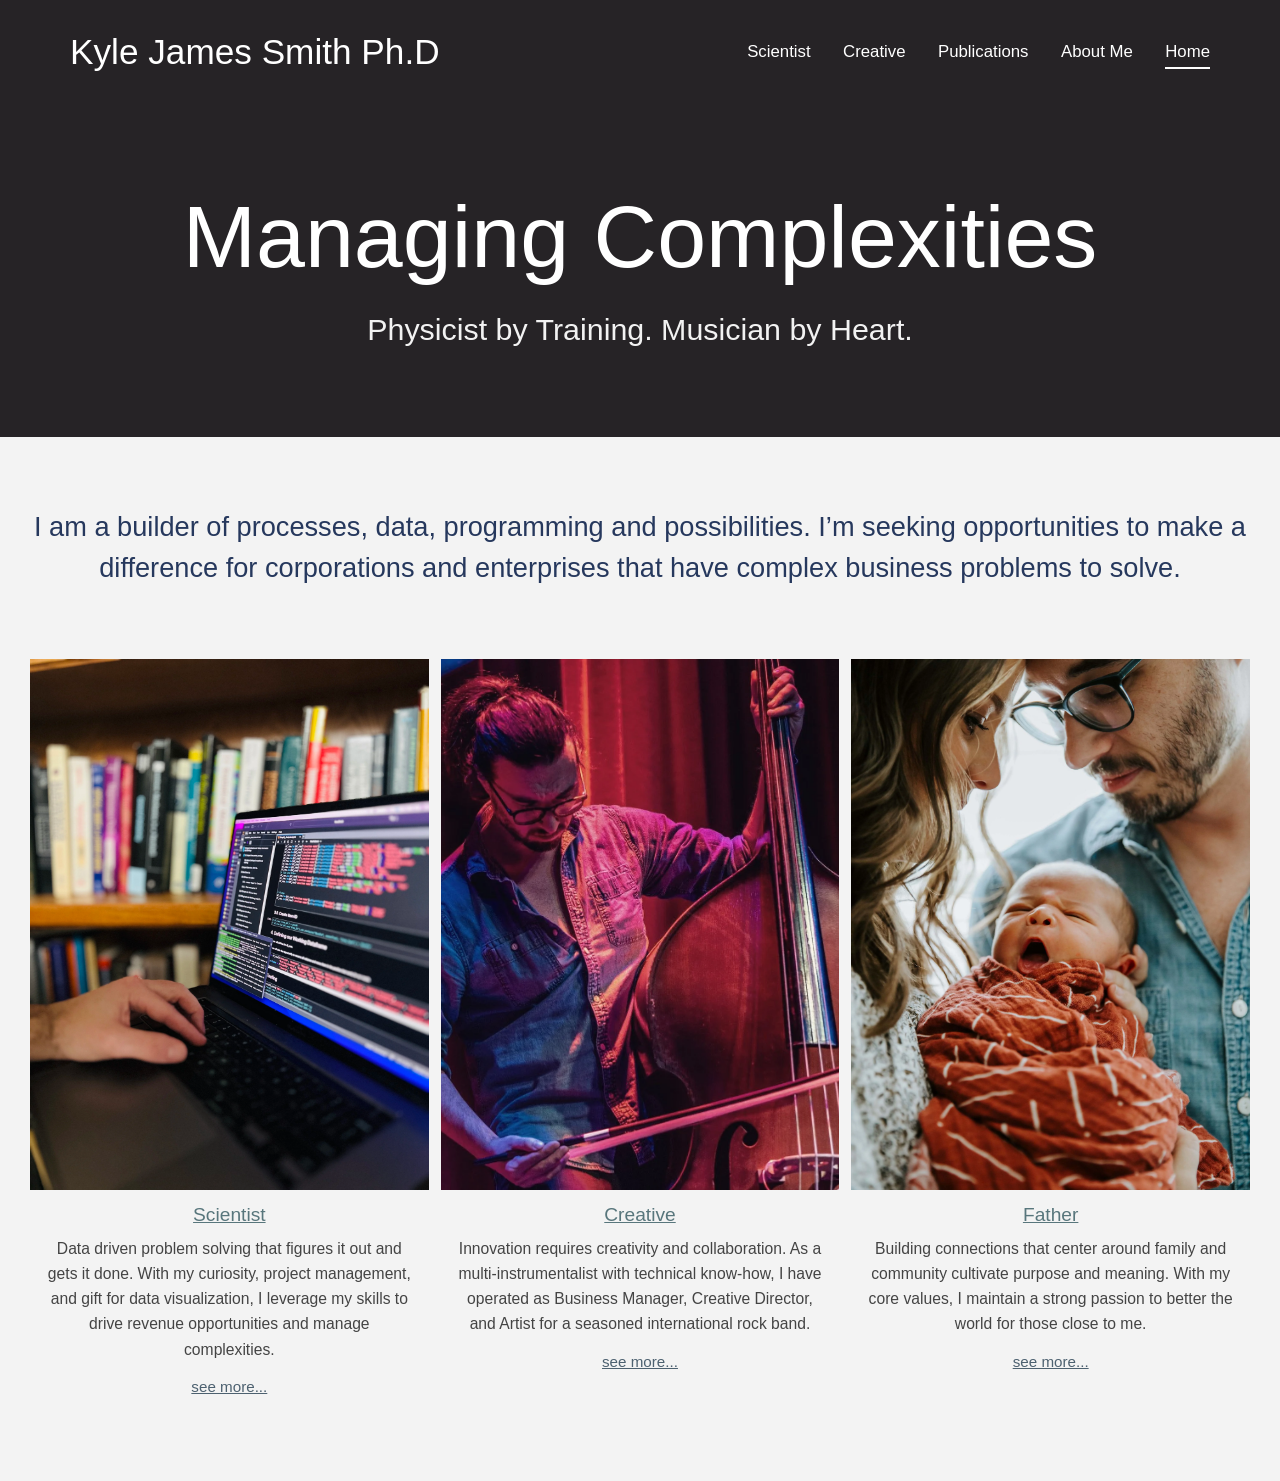
<file: index.html>
<!DOCTYPE html>
<html>

<head>
    <title>Kyle James Smith</title>
    <link rel="stylesheet" href="styles.css">
</head>

<body>

    <header class="top-bar">
        <div class="top-bar-inner">
            <div class="site-name">Kyle James Smith Ph.D</div>

            <nav class="site-nav">
                <a href="scientist.html">Scientist</a>
                <a href="creative.html">Creative</a>
                <a href="publications.html">Publications</a>
                <a href="about.html">About Me</a>
                <a href="index.html" class="active">Home</a>
            </nav>
        </div>
    </header>

    <section class="hero">
        <div class="hero-inner">
            <h1>Managing Complexities</h1>
            <p class="hero-subtitle">Physicist by Training. Musician by Heart.</p>
        </div>
    </section>

    <section class="intro">
        <div class="intro-inner">
            <p>
                I am a builder of processes, data, programming and possibilities. I’m
                seeking opportunities to make a difference for corporations and
                enterprises that have complex business problems to solve.
            </p>
        </div>
    </section>

    <section class="feature-grid">
        <div class="feature-card">
            <div class="feature-image-wrap">
                <img src="images/Scientist_image.webp" alt="Scientist" class="feature-image">
            </div>
            <h2><a href="scientist.html">Scientist</a></h2>
            <p>
                Data driven problem solving that figures it out and gets it done. With my curiosity,
                project management, and gift for data visualization, I leverage my skills to drive
                revenue opportunities and manage complexities.
            </p>
            <p><a href="scientist.html" class="see-more">see more...</a></p>
        </div>

        <div class="feature-card">
            <div class="feature-image-wrap">
                <img src="images/Creative_image.webp" alt="Creative" class="feature-image">
            </div>
            <h2><a href="creative.html">Creative</a></h2>
            <p>
                Innovation requires creativity and collaboration. As a multi-instrumentalist with
                technical know-how, I have operated as Business Manager, Creative Director, and Artist
                for a seasoned international rock band.
            </p>
            <p><a href="creative.html" class="see-more">see more...</a></p>
        </div>

        <div class="feature-card">
            <div class="feature-image-wrap">
                <img src="images/Father_image.webp" alt="Father" class="feature-image">
            </div>
            <h2><a href="about.html">Father</a></h2>
            <p>
                Building connections that center around family and community cultivate purpose and
                meaning. With my core values, I maintain a strong passion to better the world for those
                close to me.
            </p>
            <p><a href="about.html" class="see-more">see more...</a></p>
        </div>
    </section>

</body>

</html>
</file>
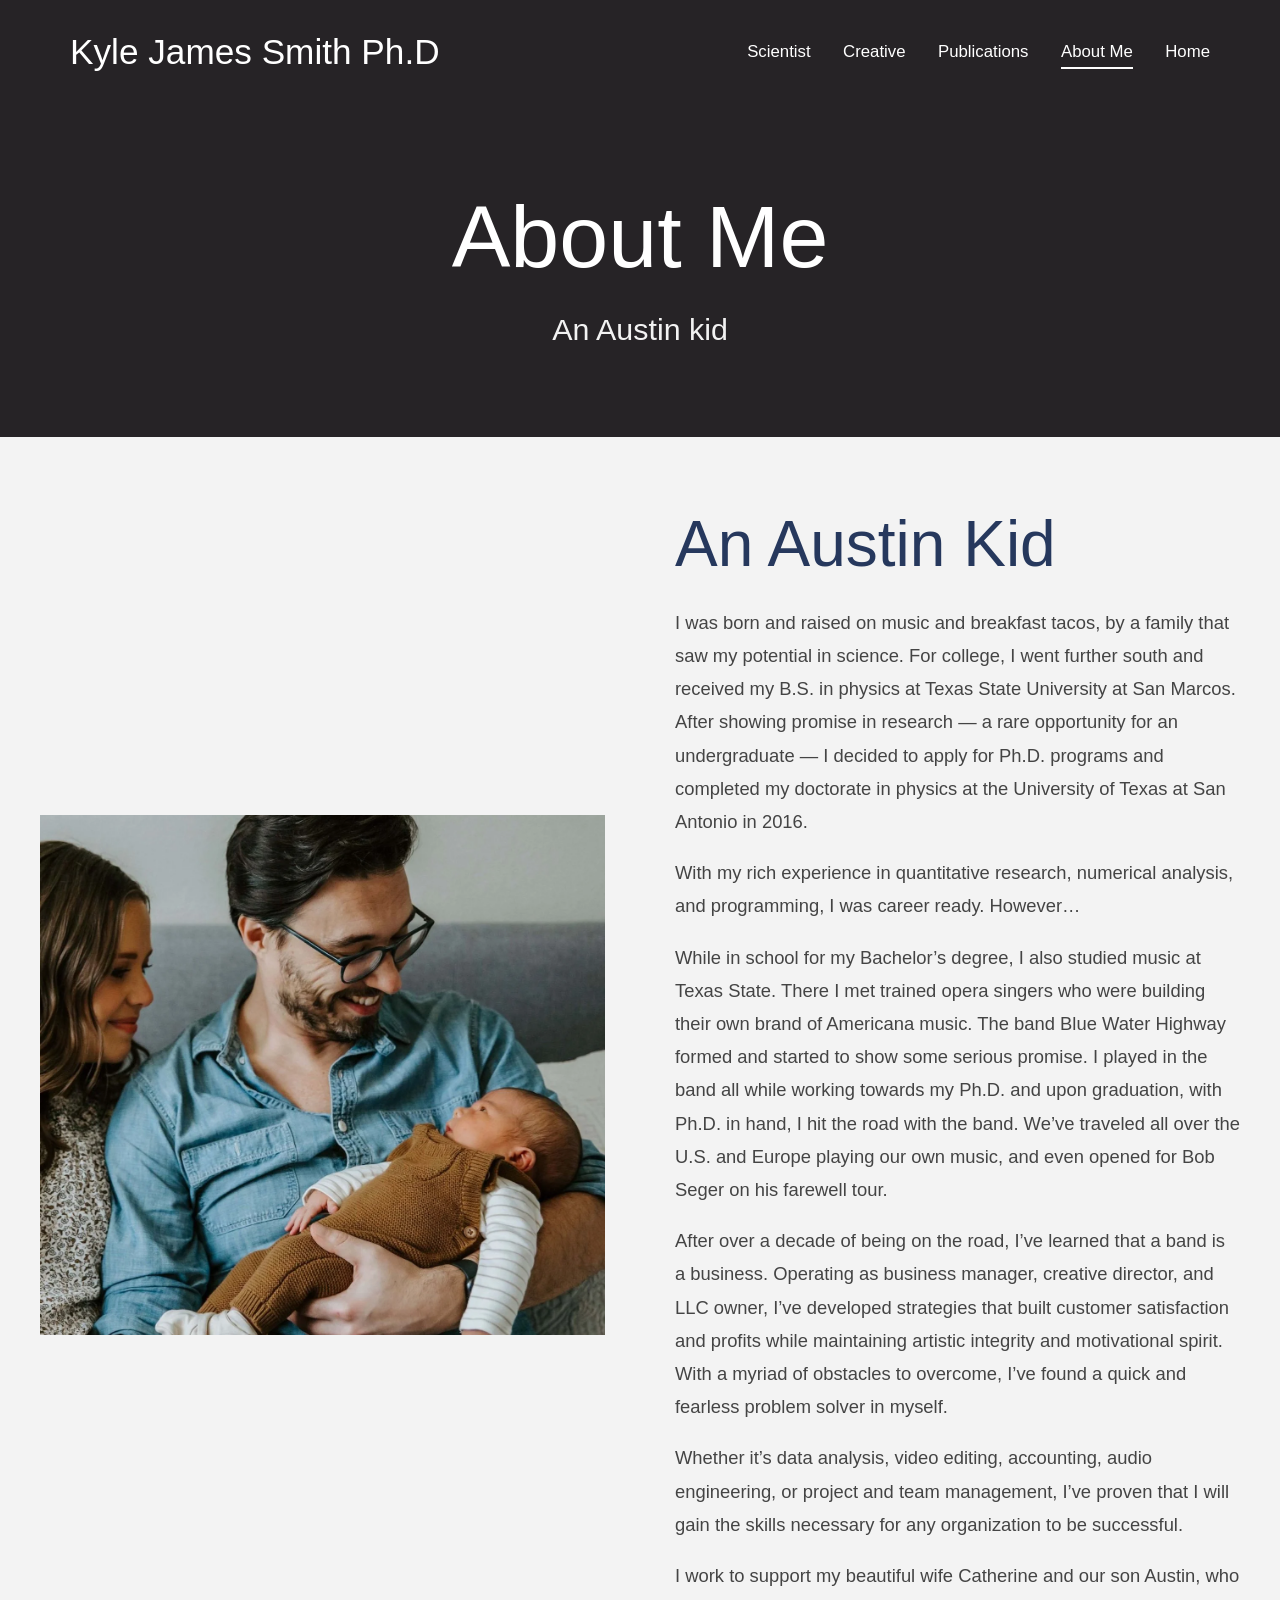
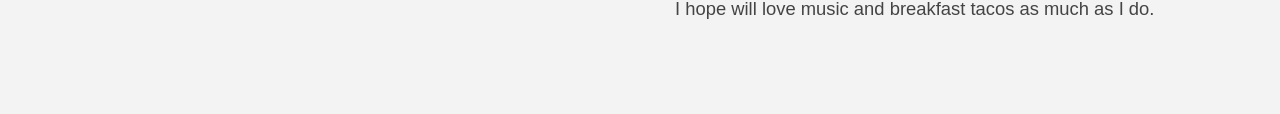
<file: about.html>
<!DOCTYPE html>
<html>

<head>
    <title>About Me | Kyle James Smith</title>
    <link rel="stylesheet" href="styles.css">
</head>

<body>
    <header class="top-bar">
        <div class="top-bar-inner">
            <div class="site-name">Kyle James Smith Ph.D</div>

            <nav class="site-nav">
                <a href="scientist.html">Scientist</a>
                <a href="creative.html">Creative</a>
                <a href="publications.html">Publications</a>
                <a href="about.html" class="active">About Me</a>
                <a href="index.html">Home</a>
            </nav>
        </div>
    </header>

    <section class="hero">
        <div class="hero-inner">
            <h1>About Me</h1>
            <p class="hero-subtitle">An Austin kid</p>
        </div>
    </section>

    <section class="split-section">
        <div class="split-image">
            <img src="images/Father2_image.webp" alt="Kyle Smith with family">
        </div>

        <div class="split-text">
            <h2>An Austin Kid</h2>

            <p>
                I was born and raised on music and breakfast tacos, by a family that saw my
                potential in science. For college, I went further south and received my B.S.
                in physics at Texas State University at San Marcos. After showing promise in
                research — a rare opportunity for an undergraduate — I decided to apply for
                Ph.D. programs and completed my doctorate in physics at the University of Texas
                at San Antonio in 2016.
            </p>

            <p>
                With my rich experience in quantitative research, numerical analysis, and
                programming, I was career ready. However…
            </p>

            <p>
                While in school for my Bachelor’s degree, I also studied music at Texas State.
                There I met trained opera singers who were building their own brand of Americana
                music. The band Blue Water Highway formed and started to show some serious promise.
                I played in the band all while working towards my Ph.D. and upon graduation,
                with Ph.D. in hand, I hit the road with the band. We’ve traveled all over the
                U.S. and Europe playing our own music, and even opened for Bob Seger on his farewell tour.
            </p>

            <p>
                After over a decade of being on the road, I’ve learned that a band is a business.
                Operating as business manager, creative director, and LLC owner, I’ve developed
                strategies that built customer satisfaction and profits while maintaining artistic
                integrity and motivational spirit. With a myriad of obstacles to overcome, I’ve
                found a quick and fearless problem solver in myself.
            </p>

            <p>
                Whether it’s data analysis, video editing, accounting, audio engineering, or
                project and team management, I’ve proven that I will gain the skills necessary
                for any organization to be successful.
            </p>

            <p>
                I work to support my beautiful wife Catherine and our son Austin, who I hope will
                love music and breakfast tacos as much as I do.
            </p>
        </div>
    </section>
</body>

</html>
</file>
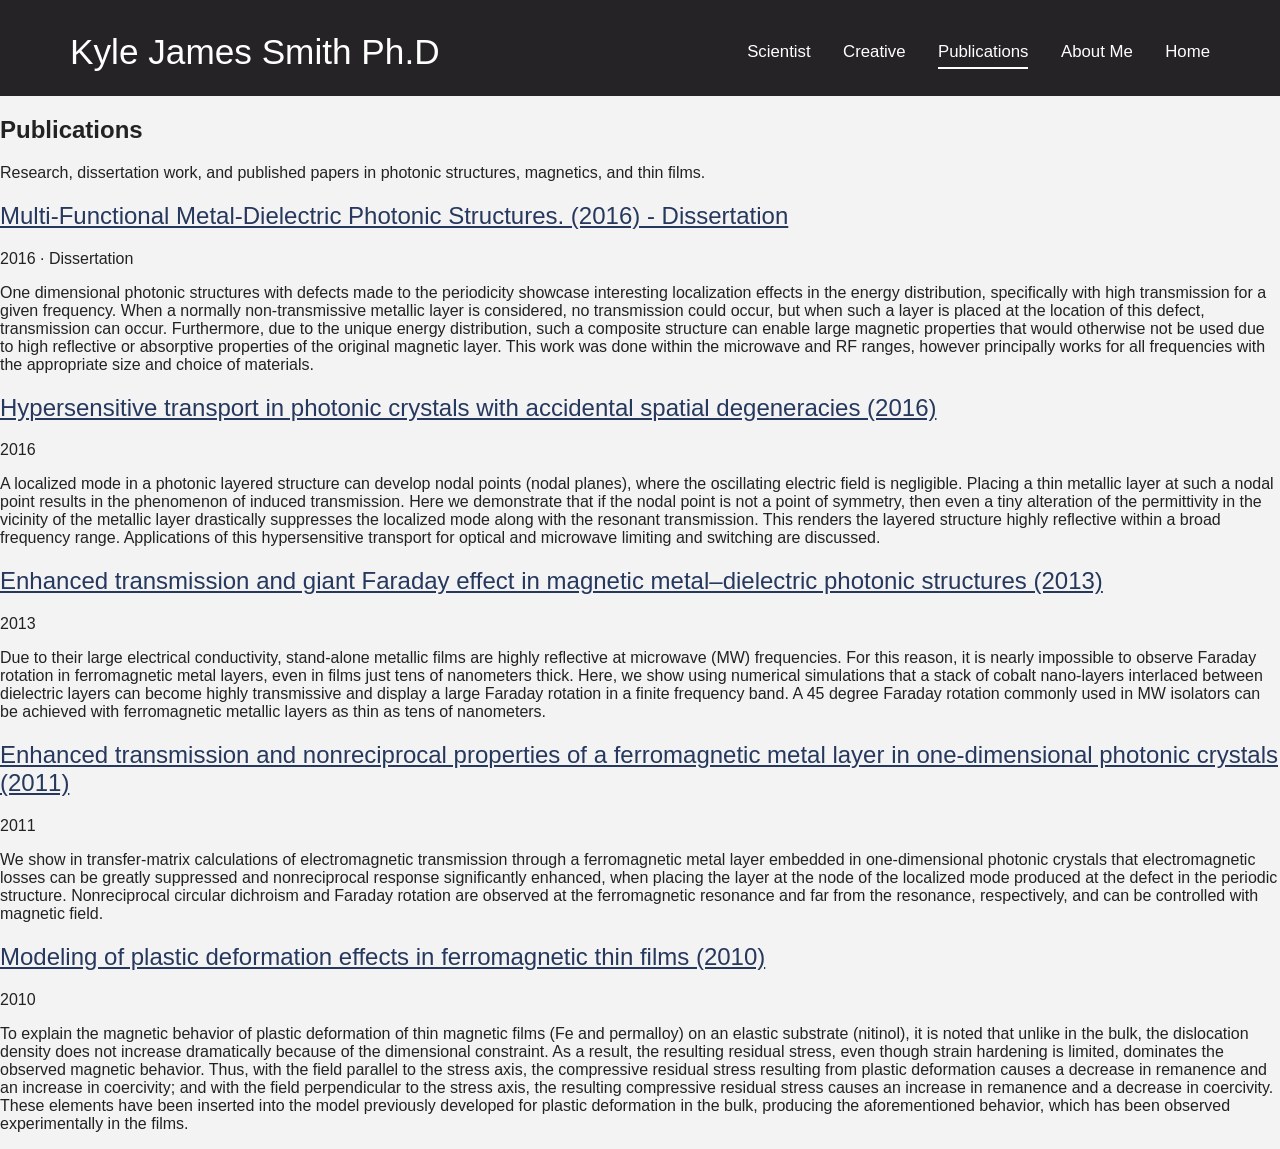
<file: publications.html>
<!DOCTYPE html>
<html>

<head>
    <title>Publications | Kyle James Smith</title>
    <link rel="stylesheet" href="styles.css">
</head>

<body>

    <header class="top-bar">
        <div class="top-bar-inner">
            <div class="site-name">Kyle James Smith Ph.D</div>

            <nav class="site-nav">
                <a href="scientist.html">Scientist</a>
                <a href="creative.html">Creative</a>
                <a href="publications.html" class="active">Publications</a>
                <a href="about.html">About Me</a>
                <a href="index.html">Home</a>
            </nav>
        </div>
    </header>

    <section class="publications-section">
        <div class="publications-inner">
            <h1 class="page-title">Publications</h1>
            <p class="page-subtitle">
                Research, dissertation work, and published papers in photonic structures,
                magnetics, and thin films.
            </p>

            <div class="publication">
                <h2 class="publication-title">
                    <a href="https://www.proquest.com/openview/3ba984e6f843dea6cd01c118016377da/1.pdf?cbl=18750&pq-origsite=gscholar"
                        target="_blank" rel="noopener noreferrer">
                        Multi-Functional Metal-Dielectric Photonic Structures. (2016) - Dissertation
                    </a>
                </h2>
                <p class="pub-meta">2016 · Dissertation</p>
                <p class="publication-text">
                    One dimensional photonic structures with defects made to the periodicity showcase
                    interesting localization effects in the energy distribution, specifically with high
                    transmission for a given frequency. When a normally non-transmissive metallic layer is
                    considered, no transmission could occur, but when such a layer is placed at the location
                    of this defect, transmission can occur. Furthermore, due to the unique energy distribution,
                    such a composite structure can enable large magnetic properties that would otherwise not be
                    used due to high reflective or absorptive properties of the original magnetic layer. This
                    work was done within the microwave and RF ranges, however principally works for all
                    frequencies with the appropriate size and choice of materials.
                </p>
            </div>

            <div class="publication">
                <h2 class="publication-title">
                    <a href="https://www.nature.com/articles/srep22169" target="_blank" rel="noopener noreferrer">
                        Hypersensitive transport in photonic crystals with accidental spatial degeneracies (2016)
                    </a>
                </h2>
                <p class="pub-meta">2016</p>
                <p class="publication-text">
                    A localized mode in a photonic layered structure can develop nodal points (nodal planes),
                    where the oscillating electric field is negligible. Placing a thin metallic layer at such a
                    nodal point results in the phenomenon of induced transmission. Here we demonstrate that if
                    the nodal point is not a point of symmetry, then even a tiny alteration of the permittivity
                    in the vicinity of the metallic layer drastically suppresses the localized mode along with
                    the resonant transmission. This renders the layered structure highly reflective within a
                    broad frequency range. Applications of this hypersensitive transport for optical and
                    microwave limiting and switching are discussed.
                </p>
            </div>

            <div class="publication">
                <h2 class="publication-title">
                    <a href="https://arxiv.org/pdf/1212.4393.pdf" target="_blank" rel="noopener noreferrer">
                        Enhanced transmission and giant Faraday effect in magnetic metal–dielectric photonic structures
                        (2013)
                    </a>
                </h2>
                <p class="pub-meta">2013</p>
                <p class="publication-text">
                    Due to their large electrical conductivity, stand-alone metallic films are highly reflective
                    at microwave (MW) frequencies. For this reason, it is nearly impossible to observe Faraday
                    rotation in ferromagnetic metal layers, even in films just tens of nanometers thick. Here,
                    we show using numerical simulations that a stack of cobalt nano-layers interlaced between
                    dielectric layers can become highly transmissive and display a large Faraday rotation in a
                    finite frequency band. A 45 degree Faraday rotation commonly used in MW isolators can be
                    achieved with ferromagnetic metallic layers as thin as tens of nanometers.
                </p>
            </div>

            <div class="publication">
                <h2 class="publication-title">
                    <a href="https://www.tandfonline.com/doi/pdf/10.1080/10584587.2011.616413" target="_blank"
                        rel="noopener noreferrer">
                        Enhanced transmission and nonreciprocal properties of a ferromagnetic metal layer in
                        one-dimensional photonic crystals (2011)
                    </a>
                </h2>
                <p class="pub-meta">2011</p>
                <p class="publication-text">
                    We show in transfer-matrix calculations of electromagnetic transmission through a ferromagnetic
                    metal layer embedded in one-dimensional photonic crystals that electromagnetic losses can be
                    greatly suppressed and nonreciprocal response significantly enhanced, when placing the layer
                    at the node of the localized mode produced at the defect in the periodic structure.
                    Nonreciprocal circular dichroism and Faraday rotation are observed at the ferromagnetic
                    resonance and far from the resonance, respectively, and can be controlled with magnetic field.
                </p>
            </div>

            <div class="publication">
                <h2 class="publication-title">
                    <a href="https://ieeexplore.ieee.org/document/5393184" target="_blank" rel="noopener noreferrer">
                        Modeling of plastic deformation effects in ferromagnetic thin films (2010)
                    </a>
                </h2>
                <p class="pub-meta">2010</p>
                <p class="publication-text">
                    To explain the magnetic behavior of plastic deformation of thin magnetic films (Fe and
                    permalloy) on an elastic substrate (nitinol), it is noted that unlike in the bulk, the
                    dislocation density does not increase dramatically because of the dimensional constraint.
                    As a result, the resulting residual stress, even though strain hardening is limited,
                    dominates the observed magnetic behavior. Thus, with the field parallel to the stress axis,
                    the compressive residual stress resulting from plastic deformation causes a decrease in
                    remanence and an increase in coercivity; and with the field perpendicular to the stress
                    axis, the resulting compressive residual stress causes an increase in remanence and a
                    decrease in coercivity. These elements have been inserted into the model previously
                    developed for plastic deformation in the bulk, producing the aforementioned behavior,
                    which has been observed experimentally in the films.
                </p>
            </div>
        </div>
    </section>

</body>

</html>
</file>
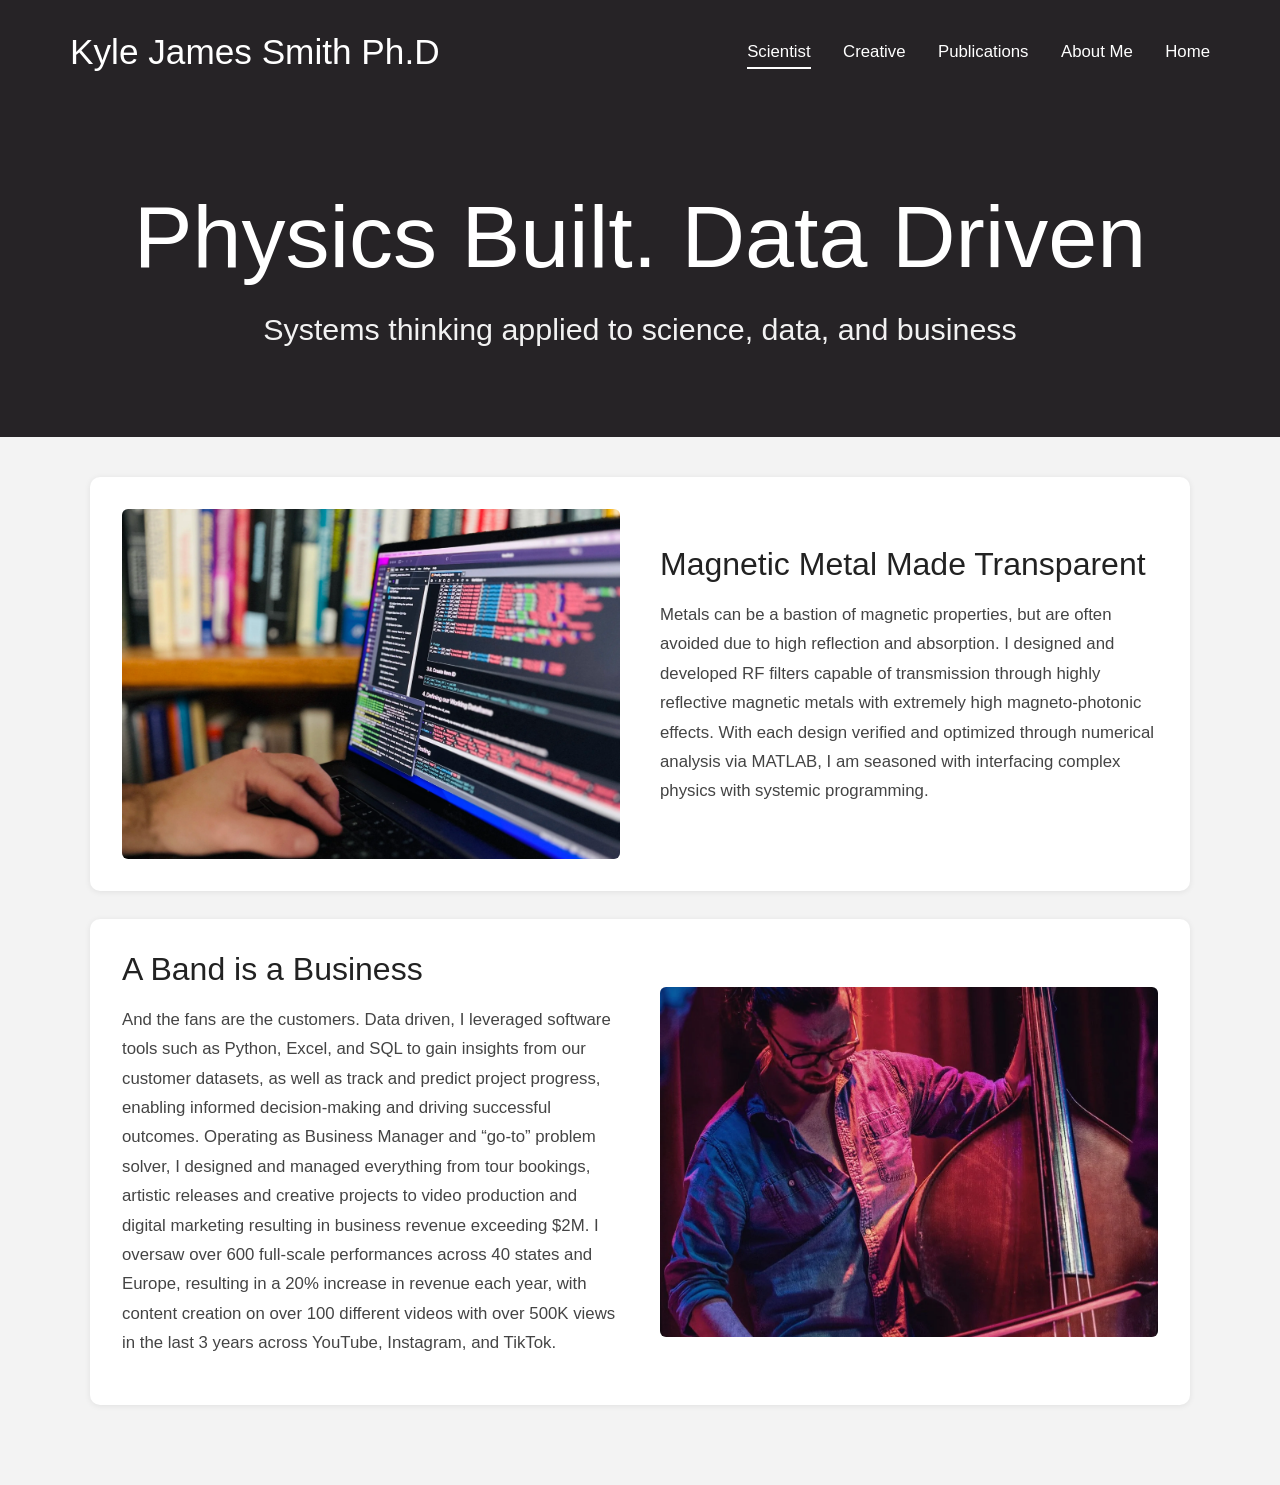
<file: scientist.html>
<!DOCTYPE html>
<html>

<head>
    <title>Scientist | Kyle James Smith</title>
    <link rel="stylesheet" href="styles.css">
</head>

<body>

    <header class="top-bar">
        <div class="top-bar-inner">
            <div class="site-name">Kyle James Smith Ph.D</div>

            <nav class="site-nav">
                <a href="scientist.html" class="active">Scientist</a>
                <a href="creative.html">Creative</a>
                <a href="publications.html">Publications</a>
                <a href="about.html">About Me</a>
                <a href="index.html">Home</a>
            </nav>
        </div>
    </header>

    <section class="hero">
        <div class="hero-inner">
            <h1>Physics Built. Data Driven</h1>
            <p class="hero-subtitle">Systems thinking applied to science, data, and business</p>
        </div>
    </section>

    <!-- Content Section -->
    <section class="content-section">

        <div class="content-block">
            <div class="content-image">
                <img src="images/Scientist_image.webp" alt="Scientific Work">
            </div>

            <div class="content-text">
                <h2>Magnetic Metal Made Transparent</h2>
                <p>
                    Metals can be a bastion of magnetic properties, but are often avoided due to high reflection and
                    absorption.
                    I designed and developed RF filters capable of transmission through highly reflective magnetic
                    metals with
                    extremely high magneto-photonic effects. With each design verified and optimized through numerical
                    analysis
                    via MATLAB, I am seasoned with interfacing complex physics with systemic programming.
                </p>
            </div>
        </div>

        <div class="content-block reverse">
            <div class="content-image">
                <img src="images/Creative_image.webp" alt="Band Business">
            </div>

            <div class="content-text">
                <h2>A Band is a Business</h2>
                <p>
                    And the fans are the customers. Data driven, I leveraged software tools such as Python, Excel, and
                    SQL
                    to gain insights from our customer datasets, as well as track and predict project progress, enabling
                    informed decision-making and driving successful outcomes.

                    Operating as Business Manager and “go-to” problem solver, I designed and managed everything from
                    tour bookings,
                    artistic releases and creative projects to video production and digital marketing resulting in
                    business revenue
                    exceeding $2M. I oversaw over 600 full-scale performances across 40 states and Europe, resulting in
                    a 20%
                    increase in revenue each year, with content creation on over 100 different videos with over 500K
                    views in
                    the last 3 years across YouTube, Instagram, and TikTok.
                </p>
            </div>
        </div>

    </section>

</body>

</html>
</file>
<file: styles.css>
body {
    margin: 0;
    font-family: Arial, sans-serif;
    background-color: #f3f3f3;
    color: #222;
}

/* Top bar */
.top-bar {
    background-color: #262326;
    color: white;
}

.top-bar-inner {
    max-width: 1800px;
    margin: 0 auto;
    padding: 32px 70px 24px 70px;
    display: flex;
    justify-content: space-between;
    align-items: center;
}

.site-name {
    font-size: 2.2rem;
    font-weight: 300;
    color: white;
}

/* Navigation */
.site-nav a {
    color: white;
    text-decoration: none;
    margin-left: 28px;
    font-size: 1.05rem;
    font-weight: 400;
}

.site-nav a:hover {
    text-decoration: underline;
}

.site-nav a.active {
    border-bottom: 2px solid white;
    padding-bottom: 6px;
}

/* Standard hero */
.hero {
    background-color: #262326;
    color: white;
    text-align: center;
    padding: 70px 20px 90px 20px;
}

.hero-inner {
    max-width: 1400px;
    margin: 0 auto;
}

.hero h1 {
    font-size: 5.5rem;
    font-weight: 300;
    margin: 20px 0 24px 0;
}

.hero-subtitle {
    font-size: 1.9rem;
    font-weight: 300;
    margin: 0;
    color: #f2f2f2;
}

/* Intro section */
.intro {
    background-color: #f3f3f3;
    text-align: center;
    padding: 70px 30px 40px 30px;
}

.intro-inner {
    max-width: 1350px;
    margin: 0 auto;
}

.intro p {
    font-size: 1.7rem;
    line-height: 1.5;
    color: #26385d;
    margin: 0 auto;
}

/* Home page feature grid */
.feature-grid {
    max-width: 1450px;
    margin: 30px auto 70px auto;
    padding: 0 30px;
    display: grid;
    grid-template-columns: repeat(3, 1fr);
    gap: 12px;
    background-color: #f3f3f3;
}

.feature-card {
    text-align: center;
}

.feature-image-wrap {
    width: 100%;
    aspect-ratio: 3 / 4;
    overflow: hidden;
}

.feature-image {
    width: 100%;
    height: 100%;
    object-fit: cover;
    display: block;
}

.feature-card h2 {
    margin: 14px 0 10px 0;
    font-size: 1.2rem;
    font-weight: 400;
}

.feature-card h2 a {
    text-decoration: underline;
    color: #58767c;
}

.feature-card p {
    font-size: 0.98rem;
    line-height: 1.6;
    color: #444;
    margin: 0 12px 12px 12px;
}

.see-more {
    color: #4d6170;
    text-decoration: underline;
    font-size: 0.95rem;
}

/* Shared content-page layout */
.content-section {
    max-width: 1100px;
    margin: 40px auto 80px auto;
    padding: 0 30px;
}

.content-block {
    display: flex;
    gap: 40px;
    align-items: center;
    background: white;
    padding: 32px;
    margin-bottom: 28px;
    border-radius: 10px;
    box-shadow: 0 1px 6px rgba(0, 0, 0, 0.08);
}

.content-block.reverse {
    flex-direction: row-reverse;
}

.content-image {
    flex: 1;
}

.content-image img {
    width: 100%;
    height: 350px;
    object-fit: cover;
    border-radius: 6px;
    display: block;
}

.content-text {
    flex: 1;
}

.content-text.full-width {
    width: 100%;
}

.content-text h2 {
    font-size: 2rem;
    margin-top: 0;
    margin-bottom: 14px;
    color: #222;
    font-weight: 500;
}

.content-text h3 {
    font-size: 1.25rem;
    margin-top: 28px;
    margin-bottom: 10px;
    color: #26385d;
}

.content-text p {
    font-size: 1.05rem;
    line-height: 1.75;
    color: #444;
    margin-bottom: 16px;
}

.skills-list {
    margin: 16px 0 0 0;
    padding-left: 24px;
}

.skills-list li {
    margin-bottom: 8px;
    font-size: 1.02rem;
    color: #444;
}

/* Media block */
.media-section {
    background-color: #f3f3f3;
    padding: 40px 30px 20px 30px;
}

.media-container {
    max-width: 1100px;
    margin: 0 auto;
}

.video-placeholder {
    width: 100%;
    min-height: 400px;
    display: flex;
    align-items: center;
    justify-content: center;
    background-color: #ddd;
    color: #555;
    border-radius: 8px;
    font-size: 1.1rem;
    text-align: center;
    padding: 20px;
}

/* Video hero */
.video-hero {
    position: relative;
    width: 100%;
    height: 720px;
    overflow: hidden;
    background-color: black;
}

.hero-video {
    width: 100%;
    height: 100%;
    object-fit: cover;
    display: block;
}

.video-overlay {
    position: absolute;
    inset: 0;
    display: flex;
    align-items: flex-end;
    justify-content: center;
    padding-bottom: 120px;
    background: rgba(0, 0, 0, 0.15);
}

.video-overlay h1 {
    color: white;
    font-size: 5rem;
    font-weight: 600;
    margin: 0;
    text-align: center;
}

/* Image left / text right */
.split-section {
    max-width: 1500px;
    margin: 70px auto;
    padding: 0 40px;
    display: flex;
    gap: 70px;
    align-items: center;
}

.split-image {
    flex: 1;
}

.split-image img {
    width: 100%;
    height: 520px;
    object-fit: cover;
    display: block;
}

.split-text {
    flex: 1;
}

.split-text h2 {
    font-size: 4rem;
    margin-top: 0;
    margin-bottom: 25px;
    color: #26385d;
    font-weight: 500;
}

.split-text p {
    font-size: 1.15rem;
    line-height: 1.8;
    color: #444;
}

/* Three-column text section */
.three-column-section {
    padding: 60px 40px 100px 40px;
    background-color: #f3f3f3;
}

.three-column-inner {
    max-width: 1600px;
    margin: 0 auto;
}

.section-title {
    font-size: 4.8rem;
    color: #26385d;
    margin: 0 0 90px 0;
    font-weight: 500;
}

.three-column-grid {
    display: grid;
    grid-template-columns: repeat(3, 1fr);
    gap: 50px;
}

.column-card h3 {
    font-size: 2rem;
    margin-top: 0;
    margin-bottom: 28px;
    color: #26385d;
    font-weight: 500;
}

.column-card p {
    font-size: 1.12rem;
    line-height: 1.8;
    color: #444;
    margin-bottom: 28px;
}

/* Responsive */
@media (max-width: 1100px) {
    .top-bar-inner {
        flex-direction: column;
        gap: 20px;
        text-align: center;
    }

    .site-nav a {
        margin: 0 12px;
    }

    .hero h1 {
        font-size: 4rem;
    }

    .hero-subtitle {
        font-size: 1.4rem;
    }

    .intro p {
        font-size: 1.3rem;
    }

    .feature-grid {
        grid-template-columns: 1fr;
    }

    .video-hero {
        height: 480px;
    }

    .video-overlay h1 {
        font-size: 3rem;
        padding: 0 20px;
    }

    .split-section {
        flex-direction: column;
    }

    .split-text h2 {
        font-size: 2.6rem;
    }

    .section-title {
        font-size: 3rem;
    }

    .three-column-grid {
        grid-template-columns: 1fr;
    }
}

.publication-title a {
    color: #26385d;
    /* same tone as your intro text */
    text-decoration: underline;
    font-weight: 500;
}

.publication-title a:hover {
    color: #000;
}
</file>
